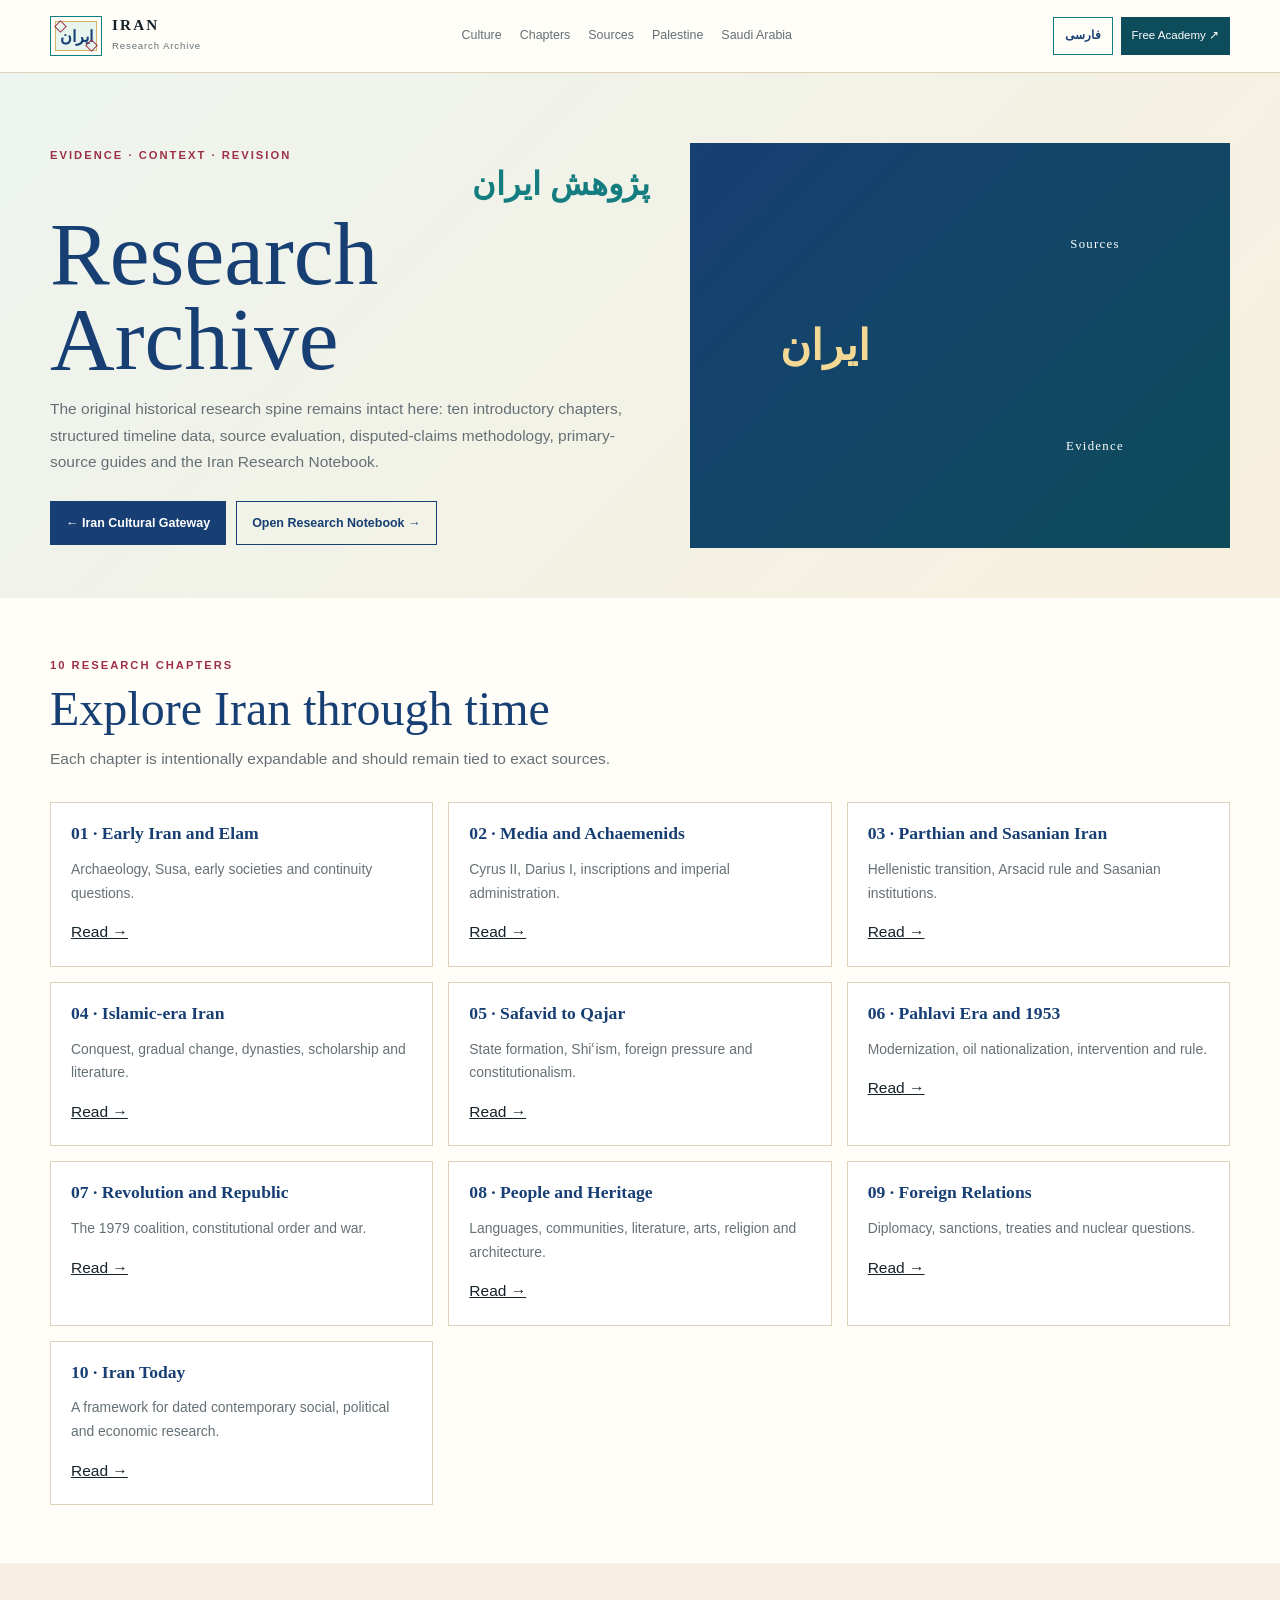
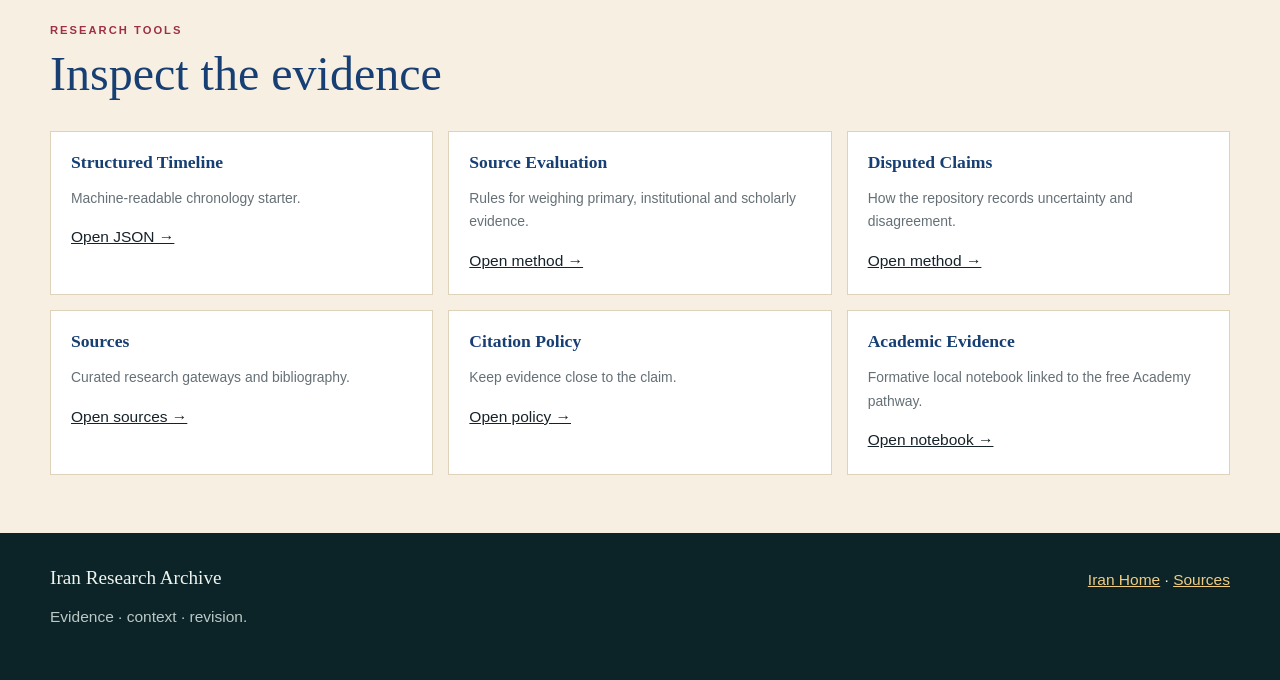
<file: research/index.html>
<!doctype html>
<html lang="en" dir="ltr">
<head><meta charset="utf-8"><meta name="viewport" content="width=device-width,initial-scale=1"><meta name="theme-color" content="#0d4c5a"><title>Iran Research Archive | Verve N Veda</title><link rel="stylesheet" href="../assets/css/style.css"></head>
<body class="detail-page" data-i18n-page="research">
<a class="skip-link" href="#main">Skip to main content</a>
<header class="site-header"><div class="shell header-inner">
<a class="site-brand" href="../index.html"><span class="site-brand-mark">ایران</span><span><strong>IRAN</strong><small>Research Archive</small></span></a>
<nav class="site-nav"><a href="../index.html#portals">Culture</a><a href="#chapters">Chapters</a><a href="../SOURCES.md">Sources</a><a href="https://vervenveda.com/Palestine.github.io/">Palestine</a><a href="https://vervenveda.com/Saudi_Arabia.github.io/">Saudi Arabia</a></nav>
<div class="site-actions"><button class="lang-toggle" id="languageToggle" type="button" aria-label="Switch to Persian" aria-pressed="false">فارسی</button><a class="nav-academy" href="https://vervenveda.com/Khaemenes_Academy.github.io/" target="_blank" rel="noopener noreferrer">Free Academy ↗</a></div>
</div></header>
<main id="main">
<section class="detail-hero"><div class="shell detail-grid"><div>
<div class="eyebrow">EVIDENCE · CONTEXT · REVISION</div><div class="fa-title" lang="fa" dir="rtl">پژوهش ایران</div><h1>Research Archive</h1>
<p>The original historical research spine remains intact here: ten introductory chapters, structured timeline data, source evaluation, disputed-claims methodology, primary-source guides and the Iran Research Notebook.</p>
<div class="hero-actions"><a class="button primary" href="../index.html">← Iran Cultural Gateway</a><a class="button" href="../learning/iran-research-notebook.html">Open Research Notebook →</a></div>
</div><div class="research-art" style="aspect-ratio:4/3"><span>ایران</span><b>Sources</b><i>Evidence</i></div></div></section>

<section class="detail-section" id="chapters"><div class="shell"><div class="section-head compact"><div class="eyebrow">10 RESEARCH CHAPTERS</div><h2>Explore Iran through time</h2><p>Each chapter is intentionally expandable and should remain tied to exact sources.</p></div>
<div class="detail-columns">
<article class="detail-card"><h3>01 · Early Iran and Elam</h3><p>Archaeology, Susa, early societies and continuity questions.</p><a href="01-early-iran-and-elam.md">Read →</a></article>
<article class="detail-card"><h3>02 · Media and Achaemenids</h3><p>Cyrus II, Darius I, inscriptions and imperial administration.</p><a href="02-media-and-achaemenids.md">Read →</a></article>
<article class="detail-card"><h3>03 · Parthian and Sasanian Iran</h3><p>Hellenistic transition, Arsacid rule and Sasanian institutions.</p><a href="03-hellenistic-parthian-sasanian.md">Read →</a></article>
<article class="detail-card"><h3>04 · Islamic-era Iran</h3><p>Conquest, gradual change, dynasties, scholarship and literature.</p><a href="04-islamic-era-and-regional-dynasties.md">Read →</a></article>
<article class="detail-card"><h3>05 · Safavid to Qajar</h3><p>State formation, Shiʿism, foreign pressure and constitutionalism.</p><a href="05-safavid-to-qajar.md">Read →</a></article>
<article class="detail-card"><h3>06 · Pahlavi Era and 1953</h3><p>Modernization, oil nationalization, intervention and rule.</p><a href="06-pahlavi-era-and-1953.md">Read →</a></article>
<article class="detail-card"><h3>07 · Revolution and Republic</h3><p>The 1979 coalition, constitutional order and war.</p><a href="07-revolution-and-islamic-republic.md">Read →</a></article>
<article class="detail-card"><h3>08 · People and Heritage</h3><p>Languages, communities, literature, arts, religion and architecture.</p><a href="08-people-language-religion-culture.md">Read →</a></article>
<article class="detail-card"><h3>09 · Foreign Relations</h3><p>Diplomacy, sanctions, treaties and nuclear questions.</p><a href="09-foreign-relations-nuclear-diplomacy.md">Read →</a></article>
<article class="detail-card"><h3>10 · Iran Today</h3><p>A framework for dated contemporary social, political and economic research.</p><a href="10-iran-today-and-open-questions.md">Read →</a></article>
</div></div></section>

<section class="detail-section alt"><div class="shell"><div class="section-head compact"><div class="eyebrow">RESEARCH TOOLS</div><h2>Inspect the evidence</h2></div><div class="detail-columns">
<article class="detail-card"><h3>Structured Timeline</h3><p>Machine-readable chronology starter.</p><a href="../data/timeline.json">Open JSON →</a></article>
<article class="detail-card"><h3>Source Evaluation</h3><p>Rules for weighing primary, institutional and scholarly evidence.</p><a href="../methodology/source-evaluation.md">Open method →</a></article>
<article class="detail-card"><h3>Disputed Claims</h3><p>How the repository records uncertainty and disagreement.</p><a href="../methodology/disputed-claims.md">Open method →</a></article>
<article class="detail-card"><h3>Sources</h3><p>Curated research gateways and bibliography.</p><a href="../SOURCES.md">Open sources →</a></article>
<article class="detail-card"><h3>Citation Policy</h3><p>Keep evidence close to the claim.</p><a href="../CITATION_POLICY.md">Open policy →</a></article>
<article class="detail-card"><h3>Academic Evidence</h3><p>Formative local notebook linked to the free Academy pathway.</p><a href="../learning/iran-research-notebook.html">Open notebook →</a></article>
</div></div></section>
</main>
<footer class="footer"><div class="shell foot-inner"><div><h2>Iran Research Archive</h2><p>Evidence · context · revision.</p></div><div><a href="../index.html">Iran Home</a> · <a href="../SOURCES.md">Sources</a></div></div></footer>
<script src="../assets/js/iran-i18n.js"></script>
<script src="https://vervenveda.com/assets/vnv-333-ticker.js"></script>
<script src="https://vervenveda.com/assets/vnv-ticker-autopopulate.js" data-vnv-ticker-autopopulate></script>
<script>VNV_TICKER.autoPopulate({label:"Iran Research Quick Links",max:14});</script>
</body></html>
</file>
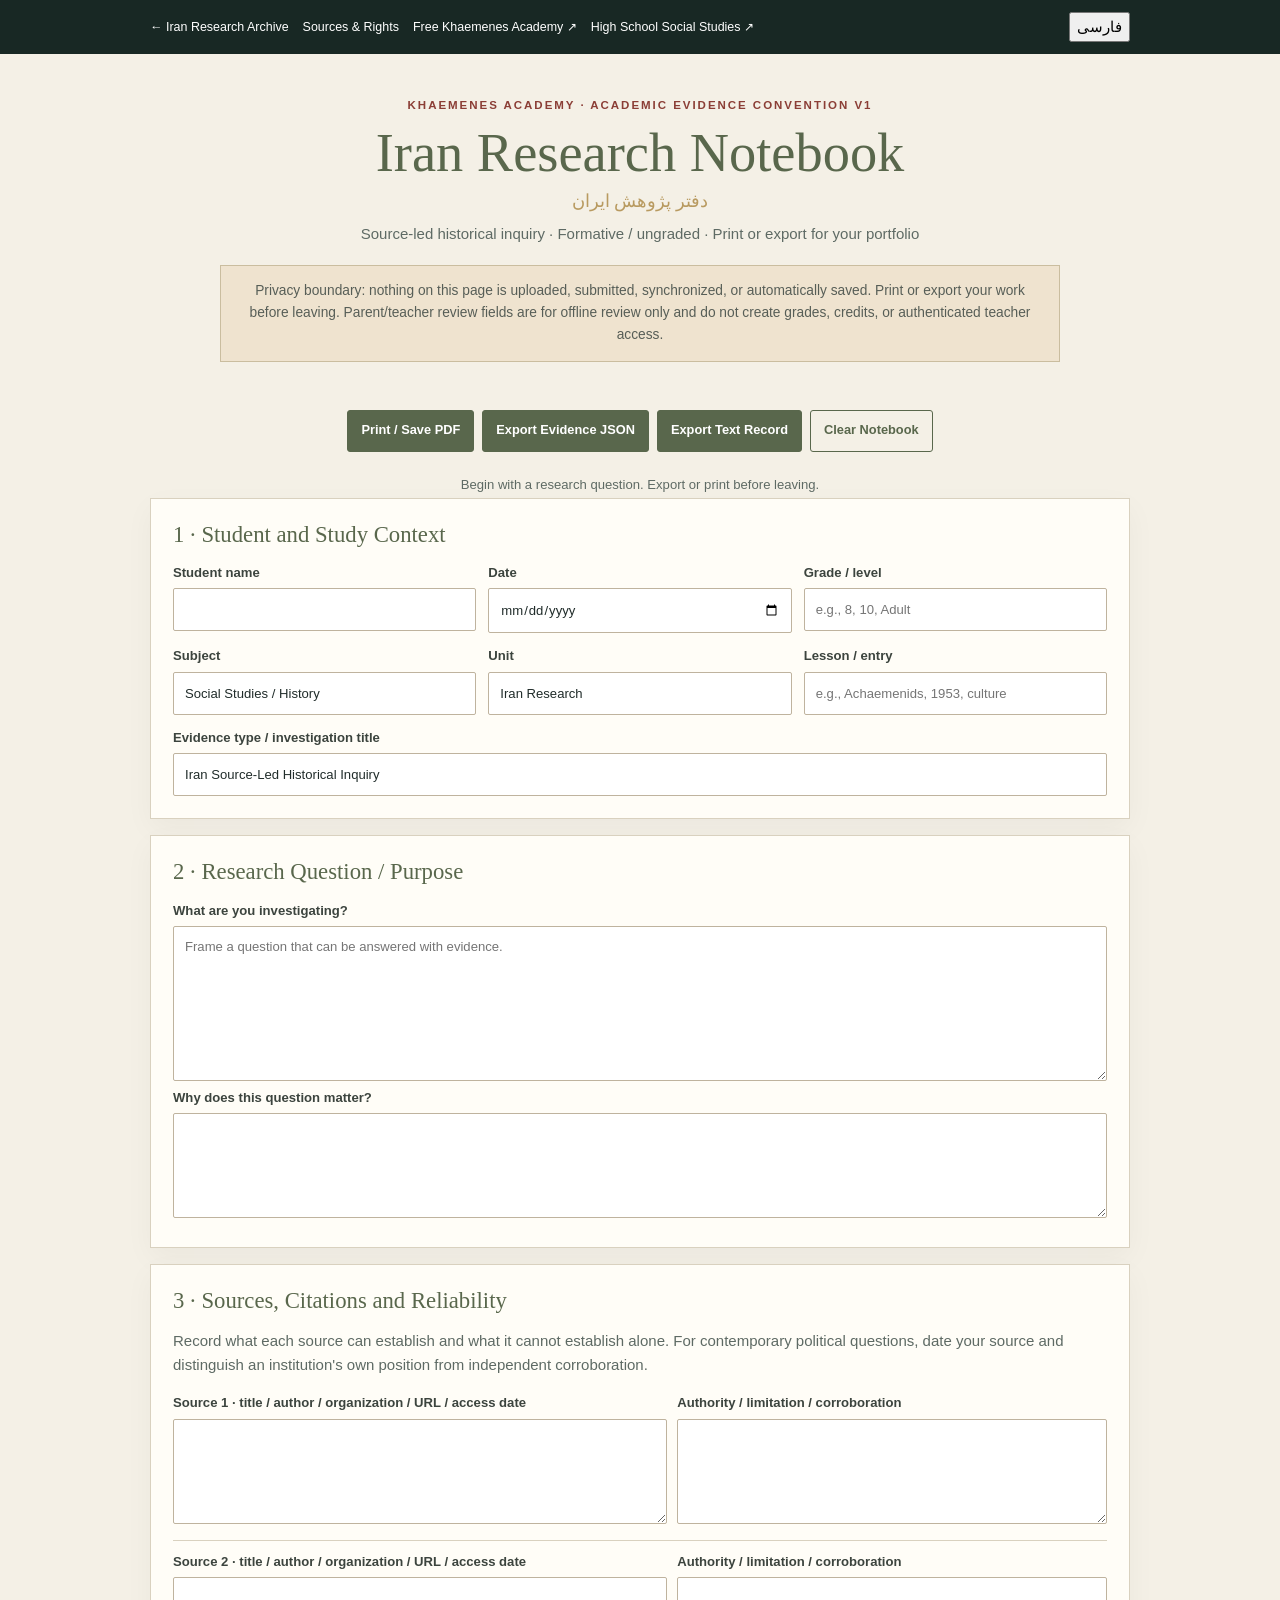
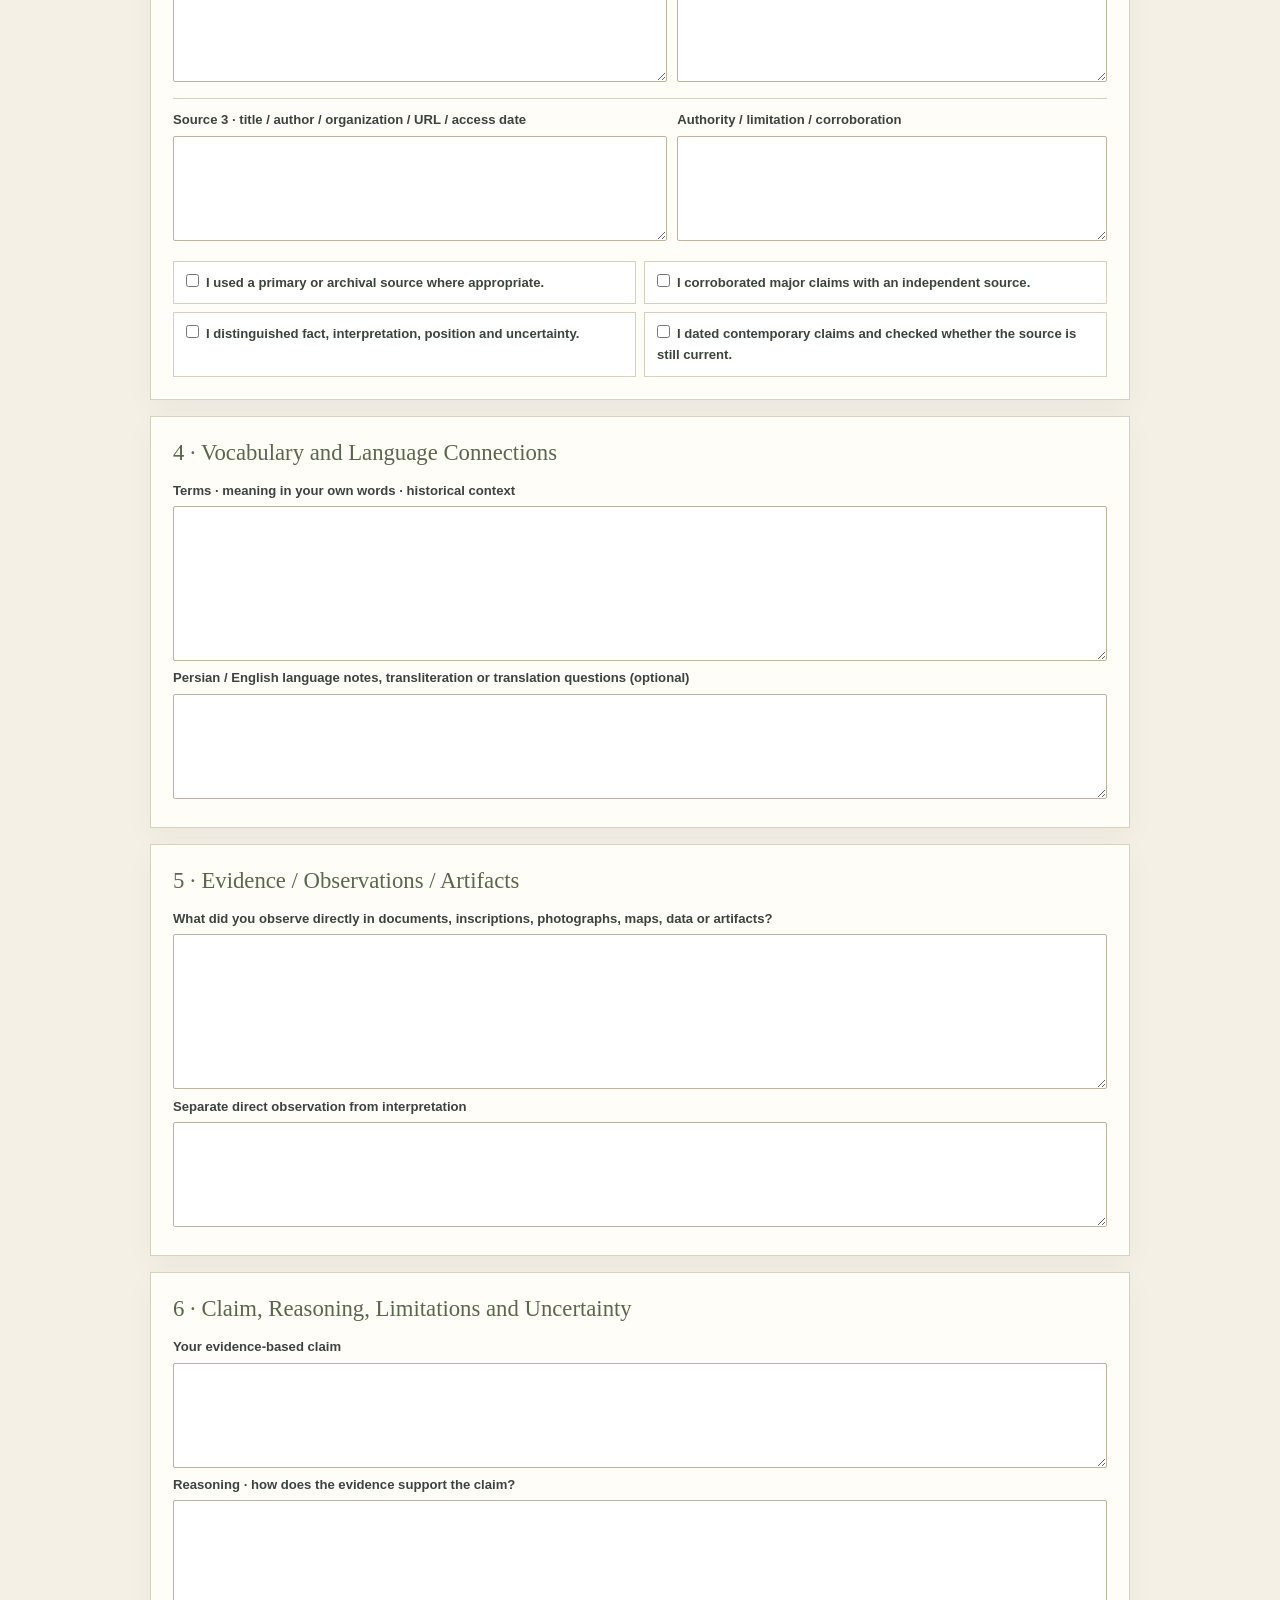
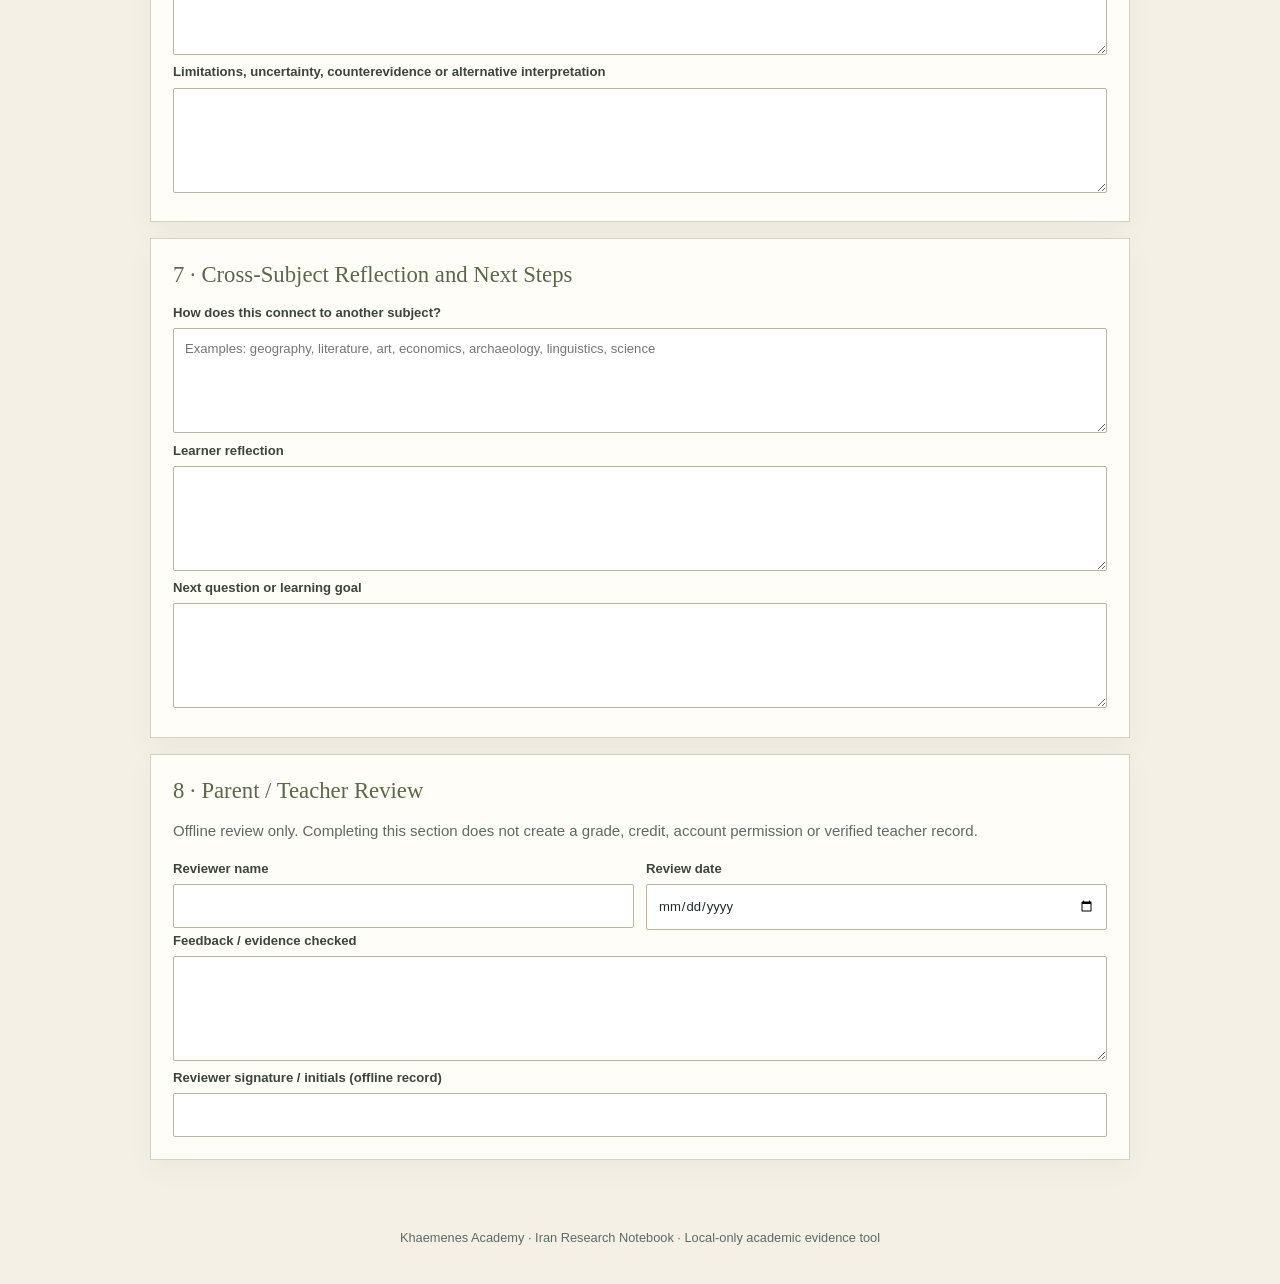
<file: learning/iran-research-notebook.html>
<!doctype html>
<html lang="en" dir="ltr">
<head>
<meta charset="utf-8">
<meta name="viewport" content="width=device-width,initial-scale=1">
<meta name="theme-color" content="#263b35">
<meta name="description" content="Khaemenes Academy Iran Research Notebook — a formative academic-evidence packet for source-led historical inquiry.">
<title>Iran Research Notebook | Khaemenes Academy</title>
<style>
:root{--night:#182824;--olive:#59674c;--red:#8b3e36;--gold:#b89a60;--paper:#fffdf7;--cream:#f4f0e6;--ink:#202c2a;--muted:#5e6a64;--line:#d9d1bf;--display:Cinzel,Georgia,serif;--body:"Avenir Next","Segoe UI",Arial,sans-serif}
*{box-sizing:border-box}html{scroll-behavior:smooth}body{margin:0;background:var(--cream);color:var(--ink);font:15px/1.62 var(--body)}a{color:var(--olive)}button,input,select,textarea{font:inherit}button,a{touch-action:manipulation}:focus-visible{outline:3px solid var(--red);outline-offset:3px}.shell{width:min(980px,calc(100% - 28px));margin:auto}
.topbar{background:var(--night);color:#fff}.topbar .shell{min-height:54px;display:flex;align-items:center;justify-content:space-between;gap:12px;flex-wrap:wrap;padding:8px 0}.topbar nav{display:flex;gap:14px;flex-wrap:wrap}.topbar a{color:#fff;text-decoration:none;font-size:.78rem}
header{padding:42px 0 26px;text-align:center}.eyebrow{color:var(--red);font-size:.72rem;font-weight:700;letter-spacing:.17em;text-transform:uppercase}h1{margin:10px 0 6px;color:var(--olive);font:500 clamp(2rem,5vw,3.4rem)/1.05 var(--display)}.fa-title{margin:2px 0 0;color:var(--gold);font:400 1.15rem/1.5 Georgia,serif}.sub{margin:7px 0 0;color:var(--muted)}
.notice{margin:18px auto 0;max-width:840px;padding:14px 16px;border:1px solid #cabd9f;background:#efe3cf;color:#575e57;font-size:.86rem}
.actions{display:flex;justify-content:center;gap:8px;flex-wrap:wrap;margin:22px 0}.actions button,.actions a{min-height:42px;display:inline-flex;align-items:center;justify-content:center;padding:8px 13px;border:1px solid var(--olive);background:var(--olive);color:#fff;text-decoration:none;cursor:pointer;border-radius:3px;font-weight:700;font-size:.8rem}.actions .secondary{background:transparent;color:var(--olive)}
#status{min-height:24px;color:var(--muted);font-size:.82rem;text-align:center}form{display:grid;gap:16px;padding-bottom:48px}.card{background:var(--paper);border:1px solid var(--line);padding:22px;box-shadow:0 10px 28px #211b130a}.card h2{margin:0 0 14px;color:var(--olive);font:500 1.42rem/1.2 var(--display)}.card p{color:var(--muted)}
.grid{display:grid;grid-template-columns:repeat(2,minmax(0,1fr));gap:12px}.grid.three{grid-template-columns:repeat(3,minmax(0,1fr))}label{display:block;color:#3c443e;font-size:.82rem;font-weight:700}input,select,textarea{width:100%;margin-top:5px;border:1px solid #bfb39e;background:#fff;color:var(--ink);padding:10px 11px;border-radius:2px;font-weight:400}textarea{min-height:105px;resize:vertical;line-height:1.55}.tall{min-height:155px}.source-row{display:grid;grid-template-columns:1.15fr 1fr;gap:10px;margin-top:10px;padding-top:10px;border-top:1px solid var(--line)}.source-row:first-of-type{border-top:0;margin-top:0;padding-top:0}.checklist{display:grid;grid-template-columns:repeat(2,minmax(0,1fr));gap:8px}.check{padding:10px 12px;border:1px solid var(--line);background:#fff}.check input{width:auto;margin:0 7px 0 0}.review-lines{display:grid;grid-template-columns:1fr 1fr;gap:12px}.footer-note{padding:20px 0 36px;text-align:center;color:var(--muted);font-size:.8rem}.print-value{display:none;white-space:pre-wrap;overflow-wrap:anywhere}
@media(max-width:720px){.grid,.grid.three,.source-row,.review-lines,.checklist{grid-template-columns:1fr}.card{padding:17px}}
@media print{@page{margin:13mm}body{background:#fff;color:#111;font-size:11pt}.topbar,.actions,#status,.notice,.footer-note{display:none!important}.shell{width:100%;max-width:none}header{padding:0 0 12px}form{gap:10px;padding:0}.card{box-shadow:none;border:1px solid #888;padding:12px;break-inside:avoid}input,select,textarea{display:none!important}.print-value{display:block!important;margin-top:4px;min-height:18px;border-bottom:1px solid #bbb;padding:2px 0 5px}h1{font-size:23pt}.card h2{font-size:15pt}.check input{display:inline!important}}
@media(prefers-reduced-motion:reduce){html{scroll-behavior:auto}*,*::before,*::after{animation:none!important;transition:none!important}}
.skip-link{position:absolute;left:12px;top:-100px;z-index:100;background:var(--paper);color:var(--olive);border:2px solid var(--gold);padding:9px 12px}.skip-link:focus{top:10px}
html[dir="rtl"] body{text-align:right}html[dir="rtl"] .check input{margin:0 0 0 7px}
</style>
</head>
<body data-i18n-page="notebook"><a class="skip-link" href="#main">Skip to main content</a>
<div class="topbar">
  <div class="shell">
    <nav aria-label="Research notebook navigation">
      <a href="../research/index.html">← Iran Research Archive</a><a href="../SOURCES.md">Sources & Rights</a>
      <a href="https://vervenveda.com/Khaemenes_Academy.github.io/" target="_blank" rel="noopener noreferrer">Free Khaemenes Academy ↗</a>
      <a href="https://vervenveda.com/Khaemenes_High.github.io/courses/social-studies/" target="_blank" rel="noopener noreferrer">High School Social Studies ↗</a>
    </nav><button id="languageToggle" class="lang" type="button" aria-label="Switch to Persian" aria-pressed="false">فارسی</button>
  </div>
</div>
<header class="shell">
  <div class="eyebrow">KHAEMENES ACADEMY · ACADEMIC EVIDENCE CONVENTION v1</div>
  <h1>Iran Research Notebook</h1>
  <div class="fa-title" lang="fa" dir="rtl">دفتر پژوهش ایران</div>
  <p class="sub">Source-led historical inquiry · Formative / ungraded · Print or export for your portfolio</p>
  <div class="notice">Privacy boundary: nothing on this page is uploaded, submitted, synchronized, or automatically saved. Print or export your work before leaving. Parent/teacher review fields are for offline review only and do not create grades, credits, or authenticated teacher access.</div>
</header>
<main class="shell" id="main">
  <div class="actions">
    <button type="button" id="printBtn">Print / Save PDF</button>
    <button type="button" id="jsonBtn">Export Evidence JSON</button>
    <button type="button" id="textBtn">Export Text Record</button>
    <button type="button" id="clearBtn" class="secondary">Clear Notebook</button>
  </div>
  <div id="status" role="status" aria-live="polite">Begin with a research question. Export or print before leaving.</div>
  <form id="evidenceForm" autocomplete="off">
    <section class="card">
      <h2>1 · Student and Study Context</h2>
      <div class="grid three">
        <label>Student name<input name="student"><span class="print-value"></span></label>
        <label>Date<input name="date" type="date"><span class="print-value"></span></label>
        <label>Grade / level<input name="grade" placeholder="e.g., 8, 10, Adult"><span class="print-value"></span></label>
        <label>Subject<input name="subject" value="Social Studies / History"><span class="print-value"></span></label>
        <label>Unit<input name="unit" value="Iran Research"><span class="print-value"></span></label>
        <label>Lesson / entry<input name="lesson" placeholder="e.g., Achaemenids, 1953, culture"><span class="print-value"></span></label>
      </div>
      <label style="margin-top:12px">Evidence type / investigation title<input name="title" value="Iran Source-Led Historical Inquiry"><span class="print-value"></span></label>
    </section>
    <section class="card">
      <h2>2 · Research Question / Purpose</h2>
      <label>What are you investigating?<textarea name="researchQuestion" class="tall" placeholder="Frame a question that can be answered with evidence."></textarea><span class="print-value"></span></label>
      <label>Why does this question matter?<textarea name="purpose"></textarea><span class="print-value"></span></label>
    </section>
    <section class="card">
      <h2>3 · Sources, Citations and Reliability</h2>
      <p>Record what each source can establish and what it cannot establish alone. For contemporary political questions, date your source and distinguish an institution's own position from independent corroboration.</p>
      <div class="source-row"><label>Source 1 · title / author / organization / URL / access date<textarea name="source1"></textarea><span class="print-value"></span></label><label>Authority / limitation / corroboration<textarea name="source1Limit"></textarea><span class="print-value"></span></label></div>
      <div class="source-row"><label>Source 2 · title / author / organization / URL / access date<textarea name="source2"></textarea><span class="print-value"></span></label><label>Authority / limitation / corroboration<textarea name="source2Limit"></textarea><span class="print-value"></span></label></div>
      <div class="source-row"><label>Source 3 · title / author / organization / URL / access date<textarea name="source3"></textarea><span class="print-value"></span></label><label>Authority / limitation / corroboration<textarea name="source3Limit"></textarea><span class="print-value"></span></label></div>
      <div class="checklist" style="margin-top:14px">
        <label class="check"><input type="checkbox" name="sourceCheck" value="primary">I used a primary or archival source where appropriate.</label>
        <label class="check"><input type="checkbox" name="sourceCheck" value="corroborated">I corroborated major claims with an independent source.</label>
        <label class="check"><input type="checkbox" name="sourceCheck" value="distinction">I distinguished fact, interpretation, position and uncertainty.</label>
        <label class="check"><input type="checkbox" name="sourceCheck" value="dated">I dated contemporary claims and checked whether the source is still current.</label>
      </div>
    </section>
    <section class="card">
      <h2>4 · Vocabulary and Language Connections</h2>
      <label>Terms · meaning in your own words · historical context<textarea name="vocabulary" class="tall"></textarea><span class="print-value"></span></label>
      <label>Persian / English language notes, transliteration or translation questions (optional)<textarea name="languageConnections"></textarea><span class="print-value"></span></label>
    </section>
    <section class="card">
      <h2>5 · Evidence / Observations / Artifacts</h2>
      <label>What did you observe directly in documents, inscriptions, photographs, maps, data or artifacts?<textarea name="evidence" class="tall"></textarea><span class="print-value"></span></label>
      <label>Separate direct observation from interpretation<textarea name="interpretation"></textarea><span class="print-value"></span></label>
    </section>
    <section class="card">
      <h2>6 · Claim, Reasoning, Limitations and Uncertainty</h2>
      <label>Your evidence-based claim<textarea name="claim"></textarea><span class="print-value"></span></label>
      <label>Reasoning · how does the evidence support the claim?<textarea name="reasoning" class="tall"></textarea><span class="print-value"></span></label>
      <label>Limitations, uncertainty, counterevidence or alternative interpretation<textarea name="limitations"></textarea><span class="print-value"></span></label>
    </section>
    <section class="card">
      <h2>7 · Cross-Subject Reflection and Next Steps</h2>
      <label>How does this connect to another subject?<textarea name="subjectConnections" placeholder="Examples: geography, literature, art, economics, archaeology, linguistics, science"></textarea><span class="print-value"></span></label>
      <label>Learner reflection<textarea name="reflection"></textarea><span class="print-value"></span></label>
      <label>Next question or learning goal<textarea name="nextSteps"></textarea><span class="print-value"></span></label>
    </section>
    <section class="card">
      <h2>8 · Parent / Teacher Review</h2>
      <p>Offline review only. Completing this section does not create a grade, credit, account permission or verified teacher record.</p>
      <div class="review-lines">
        <label>Reviewer name<input name="reviewer"><span class="print-value"></span></label>
        <label>Review date<input name="reviewDate" type="date"><span class="print-value"></span></label>
      </div>
      <label>Feedback / evidence checked<textarea name="feedback"></textarea><span class="print-value"></span></label>
      <label>Reviewer signature / initials (offline record)<input name="reviewSignature"><span class="print-value"></span></label>
    </section>
  </form>
</main>
<div class="footer-note shell">Khaemenes Academy · Iran Research Notebook · Local-only academic evidence tool</div>
<script>
(function(){
  "use strict";
  const form=document.getElementById("evidenceForm"),status=document.getElementById("status");
  function values(){
    const data={schema:"khaemenes.academic-evidence.v1",country:"Iran",exportedAt:new Date().toISOString(),fields:{},checks:[]};
    new FormData(form).forEach((value,key)=>{
      if(key==="sourceCheck"){data.checks.push(String(value));return;}
      data.fields[key]=String(value);
    });
    return data;
  }
  function syncPrint(){
    form.querySelectorAll("input,select,textarea").forEach(el=>{
      const span=el.parentElement.querySelector(".print-value");
      if(!span)return;
      if(el.type==="checkbox"){span.textContent=el.checked?"✓ "+el.value:"";return;}
      span.textContent=el.value||"";
    });
  }
  function download(name,type,text){
    const a=document.createElement("a");
    a.href=URL.createObjectURL(new Blob([text],{type}));
    a.download=name;document.body.appendChild(a);a.click();
    setTimeout(()=>{URL.revokeObjectURL(a.href);a.remove();},0);
  }
  function stamp(){return new Date().toISOString().slice(0,10)}
  document.getElementById("printBtn").addEventListener("click",()=>{syncPrint();window.print()});
  document.getElementById("jsonBtn").addEventListener("click",()=>{download("iran-academic-evidence-"+stamp()+".json","application/json",JSON.stringify(values(),null,2));status.textContent="Evidence JSON exported locally."});
  document.getElementById("textBtn").addEventListener("click",()=>{
    const d=values();let text="KHAEMENES ACADEMY — IRAN RESEARCH NOTEBOOK\n\n";
    Object.entries(d.fields).forEach(([k,v])=>{text+=k.toUpperCase()+"\n"+v+"\n\n"});
    text+="SOURCE CHECKS\n"+d.checks.map(x=>"✓ "+x).join("\n")+"\n";
    download("iran-academic-evidence-"+stamp()+".txt","text/plain;charset=utf-8",text);status.textContent="Text record exported locally.";
  });
  document.getElementById("clearBtn").addEventListener("click",()=>{
    if(!confirm("Clear all notebook fields on this page? Export first if you need a copy."))return;
    form.reset();status.textContent="Notebook cleared. Nothing was uploaded.";
  });
  form.addEventListener("input",syncPrint);form.addEventListener("change",syncPrint);syncPrint();
})();
</script>
<script src="../assets/js/iran-i18n.js"></script>

<script src="https://vervenveda.com/assets/vnv-333-ticker.js"></script>
<script src="https://vervenveda.com/assets/vnv-ticker-autopopulate.js" data-vnv-ticker-autopopulate></script>
<script>VNV_TICKER.autoPopulate({label:"Iran Notebook Quick Links",max:14});</script>
</body>
</html>
</file>
<file: assets/css/style.css>
:root{
 --lapis:#173f73;--turq:#147d80;--turq-dark:#0d4c5a;--saffron:#c89435;--gold:#d5b46a;
 --pom:#9d3046;--ink:#17232a;--muted:#657076;--ivory:#f7f0e2;--paper:#fffdf8;--line:#dfd2bb;
 --night:#0c2428;--shadow:0 18px 50px rgba(18,39,43,.12);--display:Georgia,"Times New Roman",serif;
 --body:"Avenir Next","Segoe UI",Arial,sans-serif;--fa:Tahoma,"Geeza Pro",Arial,sans-serif
}
*{box-sizing:border-box}html{scroll-behavior:smooth;scroll-padding-top:110px}body{margin:0;background:var(--paper);color:var(--ink);font:15.5px/1.7 var(--body);-webkit-font-smoothing:antialiased}
a{color:inherit}img{display:block;max-width:100%}button,input{font:inherit}button,a{touch-action:manipulation}:focus-visible{outline:3px solid var(--pom);outline-offset:3px}.shell{width:min(1180px,calc(100% - 40px));margin:auto}.skip-link{position:fixed;left:12px;top:-100px;z-index:5000;padding:9px 13px;background:#fff;border:2px solid var(--pom)}.skip-link:focus{top:12px}



.site-header{position:sticky;top:0;z-index:1200;background:#fffdf7f3;backdrop-filter:blur(12px);border-bottom:1px solid var(--line)}.header-inner{min-height:72px;display:grid;grid-template-columns:auto 1fr auto;align-items:center;gap:22px}.site-brand{display:flex;align-items:center;gap:10px;text-decoration:none}.site-brand-mark{width:52px;height:40px;display:grid;place-items:center;border:1px solid var(--turq);color:var(--lapis);font:700 1rem var(--fa);background:#e8f5ef;box-shadow:inset 0 0 0 4px #fffdf8,inset 0 0 0 5px #d5b46a;position:relative}.site-brand-mark:before,.site-brand-mark:after{content:"";position:absolute;width:7px;height:7px;border:1px solid var(--pom);transform:rotate(45deg)}.site-brand-mark:before{left:5px;top:5px}.site-brand-mark:after{right:5px;bottom:5px}.site-brand strong{display:block;font:600 .95rem/1.1 var(--display);letter-spacing:.14em}.site-brand small{display:block;margin-top:4px;color:var(--muted);font-size:.6rem;letter-spacing:.09em}.site-nav{display:flex;justify-content:center;gap:18px}.site-nav a{text-decoration:none;color:var(--muted);font-size:.78rem}.site-nav a:hover{color:var(--pom)}.site-actions{display:flex;gap:8px;align-items:center}.nav-academy{min-height:38px;display:inline-flex;align-items:center;padding:7px 11px;background:var(--turq-dark);color:#fff;text-decoration:none;font-size:.72rem}.lang-toggle{min-height:38px;display:inline-flex;align-items:center;justify-content:center;padding:7px 11px;border:1px solid var(--turq);background:var(--paper);color:var(--lapis);font:700 .74rem/1 var(--fa);cursor:pointer}.lang-toggle:hover{background:#e8f5ef}.lang-toggle[aria-pressed="true"]{background:var(--lapis);border-color:var(--lapis);color:#fff}
html[dir="rtl"] body{font-family:var(--fa);text-align:right}
html[dir="rtl"] .site-brand{flex-direction:row-reverse}
html[dir="rtl"] .site-brand strong,html[dir="rtl"] .site-brand small{letter-spacing:0}
html[dir="rtl"] .site-nav{direction:rtl}
html[dir="rtl"] .site-actions{direction:rtl}
html[dir="rtl"] .hero-grid,html[dir="rtl"] .detail-grid,html[dir="rtl"] .academy-ribbon-inner,html[dir="rtl"] .source-teaser-inner{direction:rtl}
html[dir="rtl"] .hero-copy,html[dir="rtl"] .section-head,html[dir="rtl"] .portal-copy,html[dir="rtl"] .detail-card,html[dir="rtl"] .academy-ribbon,html[dir="rtl"] .source-teaser,html[dir="rtl"] .footer{text-align:right}
html[dir="rtl"] .hero-copy h1,html[dir="rtl"] .detail-hero h1,html[dir="rtl"] .section-head h2,html[dir="rtl"] .portal-card h3,html[dir="rtl"] .detail-section h2,html[dir="rtl"] .detail-card h3,html[dir="rtl"] .academy-ribbon h2,html[dir="rtl"] .source-teaser h2,html[dir="rtl"] .footer h2{font-family:var(--fa)}
html[dir="rtl"] .eyebrow,html[dir="rtl"] .portal-no,html[dir="rtl"] .legacy-grid span,html[dir="rtl"] .menu-group{letter-spacing:.04em}
html[dir="rtl"] .fa-word{float:left}
html[dir="rtl"] .hero-actions,html[dir="rtl"] .portal-actions,html[dir="rtl"] .source-buttons,html[dir="rtl"] .modal-actions{direction:rtl}
html[dir="rtl"] .legacy-grid>div{border-right:0;border-left:1px solid var(--line)}html[dir="rtl"] .portal-card:before{right:auto;left:10px}
html[dir="rtl"] .legacy-grid>div:last-child{border-left:0}
html[dir="rtl"] .menu-overlay{place-items:start start}
html[dir="rtl"] .menu-drawer{transform:translateX(-105%)}
html[dir="rtl"] .menu-overlay.open .menu-drawer{transform:none}
html[dir="rtl"] .menu-close,html[dir="rtl"] .modal-close{right:auto;left:14px}
html[dir="rtl"] .culture-modal ul{padding-left:0;padding-right:20px}
html[dir="rtl"] .detail-sources,html[dir="rtl"] .academy-ribbon-actions{direction:rtl}

.menu-button{width:40px;height:40px;border:1px solid var(--line);background:var(--paper);display:grid;place-items:center;cursor:pointer}.menu-lines,.menu-lines:before,.menu-lines:after{width:18px;height:1px;background:var(--ink);display:block;position:relative}.menu-lines:before,.menu-lines:after{content:"";position:absolute;left:0}.menu-lines:before{top:-6px}.menu-lines:after{top:6px}
.iran-hero{position:relative;overflow:hidden;background:linear-gradient(120deg,#eef4ed 0 56%,#dfece6 56%);border-bottom:1px solid var(--line)}.iran-hero:after{content:"";position:absolute;inset:0;pointer-events:none;opacity:.18;background:linear-gradient(90deg,transparent calc(50% - 1px),var(--turq) calc(50% - 1px) calc(50% + 1px),transparent calc(50% + 1px)),linear-gradient(0deg,transparent calc(50% - 1px),var(--saffron) calc(50% - 1px) calc(50% + 1px),transparent calc(50% + 1px));mask-image:linear-gradient(90deg,transparent 0 38%,#000 54% 100%)}.iran-hero:before{content:"";position:absolute;inset:auto 0 0;height:8px;background:linear-gradient(90deg,var(--lapis) 0 25%,var(--turq) 25% 50%,var(--saffron) 50% 75%,var(--pom) 75%)}.hero-grid{min-height:650px;display:grid;grid-template-columns:1.05fr .95fr;align-items:center;gap:54px;padding:74px 0 82px}.eyebrow{color:var(--pom);font-size:.7rem;font-weight:800;letter-spacing:.18em;text-transform:uppercase}.persian-name{color:var(--turq);font:600 clamp(2.4rem,5vw,4.6rem)/1 var(--fa);margin-top:20px}.hero-copy h1{margin:8px 0 6px;color:var(--lapis);font:500 clamp(4.3rem,8vw,7.4rem)/.9 var(--display)}.hero-tagline{margin:0;color:var(--saffron);font:600 1.05rem/1.4 var(--display);letter-spacing:.04em}.hero-lead{max-width:690px;color:var(--muted);font-size:1.02rem}.hero-actions{display:flex;flex-wrap:wrap;gap:10px;margin-top:26px}.button{min-height:44px;display:inline-flex;align-items:center;padding:9px 15px;border:1px solid var(--lapis);text-decoration:none;color:var(--lapis);font-weight:700;font-size:.78rem}.button.primary{background:var(--lapis);color:#fff}.button.academy{background:var(--pom);border-color:var(--pom);color:#fff}.hero-source{margin-top:21px;color:#747c7e;font-size:.7rem}.hero-source a{color:var(--lapis)}.hero-photo{margin:0;position:relative;min-height:500px;border:1px solid var(--lapis);box-shadow:0 0 0 5px #f7f0e2,0 0 0 7px var(--gold),var(--shadow);overflow:hidden;background:#dbe5df;z-index:1}.hero-photo:before{content:"";position:absolute;z-index:3;inset:11px;border:1px solid #ffffff88;pointer-events:none}.hero-photo img{position:absolute;inset:0;width:100%;height:100%;object-fit:cover}.hero-photo:after{content:"";position:absolute;inset:55% 0 0;background:linear-gradient(transparent,#0c2527e8)}.hero-photo figcaption{position:absolute;z-index:2;left:20px;right:20px;bottom:18px;color:#fff;font-size:.78rem}.hero-photo figcaption span{font:700 1rem var(--fa);color:#f4d796}
.portal-section{padding:82px 0;background-color:var(--paper);background-image:linear-gradient(45deg,#147d8008 25%,transparent 25% 75%,#147d8008 75%),linear-gradient(-45deg,#9d304608 25%,transparent 25% 75%,#9d304608 75%);background-size:34px 34px;background-position:0 0,17px 17px}.section-head{max-width:800px;margin-bottom:30px}.section-head.compact h2{margin:8px 0 10px;color:var(--lapis);font:500 clamp(2rem,4vw,3rem)/1.1 var(--display)}.section-head p{margin:0;color:var(--muted)}.portal-grid{display:grid;grid-template-columns:repeat(3,minmax(0,1fr));gap:18px}.portal-card{background:#fff;border:1px solid var(--line);border-top:4px solid var(--turq);box-shadow:0 10px 30px #102b2e0b;overflow:hidden;min-width:0;position:relative}.portal-card:before{content:"";position:absolute;z-index:2;top:10px;right:10px;width:14px;height:14px;border:1px solid #fff9;transform:rotate(45deg);box-shadow:0 0 0 3px #173f7370}.portal-card.art{border-top-color:var(--pom)}.portal-card.music{border-top-color:var(--saffron)}.portal-card.script{border-top-color:var(--lapis)}.portal-card.legacy{border-top-color:var(--turq)}.portal-card.innovation{border-top-color:#6c7e52}.portal-card.research{border-top-color:var(--gold)}.portal-card>img,.research-art{width:100%;aspect-ratio:4/3;object-fit:cover;background:#e7e0d1}.portal-copy{padding:20px}.portal-no{display:block;color:var(--pom);font:700 .67rem var(--body);letter-spacing:.14em}.portal-card h3{display:inline-block;margin:8px 0 3px;color:var(--lapis);font:600 1.55rem/1.15 var(--display)}.fa-word{float:right;margin-top:6px;color:var(--turq);font:600 1.25rem var(--fa)}.portal-card p{clear:both;color:var(--muted);min-height:70px;font-size:.88rem}.portal-actions{display:flex;gap:8px;flex-wrap:wrap}.portal-actions button,.portal-actions a{min-height:35px;display:inline-flex;align-items:center;padding:6px 10px;border:1px solid var(--line);background:#fff;color:var(--lapis);text-decoration:none;font-weight:700;font-size:.72rem;cursor:pointer}.portal-actions button:hover,.portal-actions a:hover{border-color:var(--pom);color:var(--pom)}.research-art{display:grid;grid-template-columns:1fr 1fr;grid-template-rows:1fr 1fr;place-items:center;background:linear-gradient(135deg,var(--lapis),var(--turq-dark));color:#fff}.research-art span{grid-row:1/3;font:700 2.6rem var(--fa);color:#f3d896}.research-art b,.research-art i{font:500 .8rem var(--display);letter-spacing:.1em}
.academy-ribbon{padding:44px 0;background:var(--night);color:#eef5ef}.academy-ribbon-inner{display:grid;grid-template-columns:1.15fr .85fr;gap:34px;align-items:center}.academy-ribbon h2{margin:7px 0;color:white;font:500 2rem/1.15 var(--display)}.academy-ribbon p{margin:0;color:#c9d7d3}.academy-ribbon-actions{display:grid;gap:8px}.academy-ribbon-actions a{padding:11px 13px;border:1px solid #ffffff36;color:#fff;text-decoration:none;font-size:.78rem}.academy-ribbon-actions a:first-child{background:var(--saffron);border-color:var(--saffron);color:#172228}
.legacy-strip{padding:76px 0;background-color:var(--ivory);background-image:repeating-linear-gradient(90deg,transparent 0 47px,#9d30460a 47px 48px),repeating-linear-gradient(0deg,transparent 0 47px,#147d800a 47px 48px)}.legacy-grid{display:grid;grid-template-columns:repeat(4,minmax(0,1fr));border:1px solid var(--line);background:#fff}.legacy-grid>div{padding:23px;border-right:1px solid var(--line)}.legacy-grid>div:last-child{border-right:0}.legacy-grid span{display:block;color:var(--pom);font-size:.67rem;font-weight:800;letter-spacing:.12em;text-transform:uppercase}.legacy-grid strong{display:block;margin-top:8px;color:var(--lapis);font:600 1.02rem/1.3 var(--display)}.legacy-grid p{color:var(--muted);font-size:.82rem}.center-link{text-align:center;margin-top:24px}.center-link a{color:var(--lapis);font-weight:800}
.source-teaser{padding:60px 0}.source-teaser-inner{display:grid;grid-template-columns:1.2fr .8fr;gap:35px;align-items:center}.source-teaser h2{margin:7px 0;color:var(--lapis);font:500 2rem/1.15 var(--display)}.source-teaser p{color:var(--muted)}.source-buttons{display:flex;flex-wrap:wrap;gap:8px}.source-buttons a{padding:10px 12px;border:1px solid var(--line);text-decoration:none;color:var(--lapis);font-size:.76rem;font-weight:700}
.modal-layer{position:fixed;inset:0;z-index:4000;visibility:hidden;opacity:0;transition:.18s}.modal-layer.open{visibility:visible;opacity:1}.modal-backdrop{position:absolute;inset:0;background:#061417d9}.culture-modal{position:relative;width:min(680px,calc(100% - 28px));max-height:86vh;overflow:auto;margin:7vh auto 0;background:var(--paper);border:1px solid #ffffff44;padding:32px;box-shadow:0 25px 80px #0007}.modal-close{position:absolute;right:14px;top:14px;width:39px;height:39px;border:1px solid var(--line);background:#fff;color:var(--pom);font-size:1.3rem;cursor:pointer}.modal-kicker{color:var(--pom);font-size:.67rem;font-weight:800;letter-spacing:.16em}.culture-modal h2{margin:8px 0 15px;color:var(--lapis);font:500 2.2rem/1.1 var(--display)}.culture-modal ul{padding-left:20px;color:var(--muted)}.culture-modal .source-note{margin-top:17px;padding:13px;background:var(--ivory);font-size:.78rem}.culture-modal .source-note a{color:var(--lapis)}.modal-actions{display:flex;gap:8px;flex-wrap:wrap;margin-top:20px}.modal-actions a,.modal-actions button{padding:9px 12px;border:1px solid var(--lapis);background:#fff;color:var(--lapis);text-decoration:none;font-weight:700;cursor:pointer}.modal-actions a{background:var(--lapis);color:#fff}
.menu-overlay{position:fixed;inset:0;z-index:3500;background:#061417d9;visibility:hidden;opacity:0;transition:.18s;display:grid;place-items:start end}.menu-overlay.open{visibility:visible;opacity:1}.menu-drawer{width:min(420px,94vw);height:100%;overflow:auto;background:var(--paper);padding:28px;transform:translateX(105%);transition:.2s}.menu-overlay.open .menu-drawer{transform:none}.menu-head{display:flex;justify-content:space-between;gap:10px;align-items:start}.menu-head h2{margin:4px 0;color:var(--lapis);font:500 1.5rem var(--display)}.menu-close{width:40px;height:40px;border:1px solid var(--line);background:#fff;color:var(--pom);font-size:1.3rem;cursor:pointer}.menu-group{margin-top:24px;color:var(--pom);font-size:.66rem;font-weight:800;letter-spacing:.15em;text-transform:uppercase}.menu-links{display:grid;border-top:1px solid var(--line);margin-top:7px}.menu-links a{display:flex;justify-content:space-between;gap:10px;padding:12px 2px;border-bottom:1px solid var(--line);text-decoration:none;color:var(--lapis);font-size:.82rem}
.footer{padding:34px 0;background:var(--night);color:#eef5ef}.foot-inner{display:flex;justify-content:space-between;gap:24px;flex-wrap:wrap}.footer h2{margin:0;font:500 1.2rem var(--display)}.footer p{color:#bbc9c5}.footer a{color:#f0cc80}
.detail-page{background:var(--paper)}.detail-hero{padding:70px 0 50px;background:linear-gradient(135deg,#edf4ef,#f8f0de)}.detail-grid{display:grid;grid-template-columns:1fr .9fr;gap:40px;align-items:center}.detail-hero h1{margin:8px 0;color:var(--lapis);font:500 clamp(3rem,7vw,5.7rem)/.95 var(--display)}.detail-hero .fa-title{color:var(--turq);font:600 2rem var(--fa)}.detail-hero p{color:var(--muted)}.detail-hero img{width:100%;aspect-ratio:4/3;object-fit:cover;box-shadow:var(--shadow);border:1px solid var(--line)}.detail-section{padding:58px 0}.detail-section.alt{background:var(--ivory)}.detail-section h2{color:var(--lapis);font:500 2rem/1.15 var(--display)}.detail-columns{display:grid;grid-template-columns:repeat(3,minmax(0,1fr));gap:15px}.detail-card{padding:20px;background:#fff;border:1px solid var(--line)}.detail-card h3{margin:0 0 8px;color:var(--lapis);font:600 1.1rem var(--display)}.detail-card p{color:var(--muted);font-size:.87rem}.detail-sources{display:grid;gap:8px}.detail-sources a{padding:12px;background:#fff;border:1px solid var(--line);color:var(--lapis);text-decoration:none;font-size:.8rem}
@media(max-width:930px){.site-nav{display:none}.hero-grid,.academy-ribbon-inner,.source-teaser-inner,.detail-grid{grid-template-columns:1fr}.hero-photo{min-height:420px}.portal-grid{grid-template-columns:repeat(2,minmax(0,1fr))}.legacy-grid{grid-template-columns:repeat(2,minmax(0,1fr))}.legacy-grid>div:nth-child(2){border-right:0}.legacy-grid>div{border-bottom:1px solid var(--line)}.detail-columns{grid-template-columns:1fr 1fr}}
@media(max-width:620px){.shell{width:calc(100% - 28px)}.header-inner{grid-template-columns:auto 1fr}.site-actions{justify-self:end}.nav-academy{display:none}.lang-toggle{min-width:58px;padding:7px 9px}.hero-grid{min-height:auto;padding:54px 0 66px}.hero-photo{min-height:360px}.portal-grid,.detail-columns{grid-template-columns:1fr}.legacy-grid{grid-template-columns:1fr}.legacy-grid>div{border-right:0}.culture-modal{padding:26px 20px}.portal-card p{min-height:0}}
@media(prefers-reduced-motion:reduce){html{scroll-behavior:auto}*{animation-duration:.01ms!important;animation-iteration-count:1!important;transition-duration:.01ms!important}}
</file>
